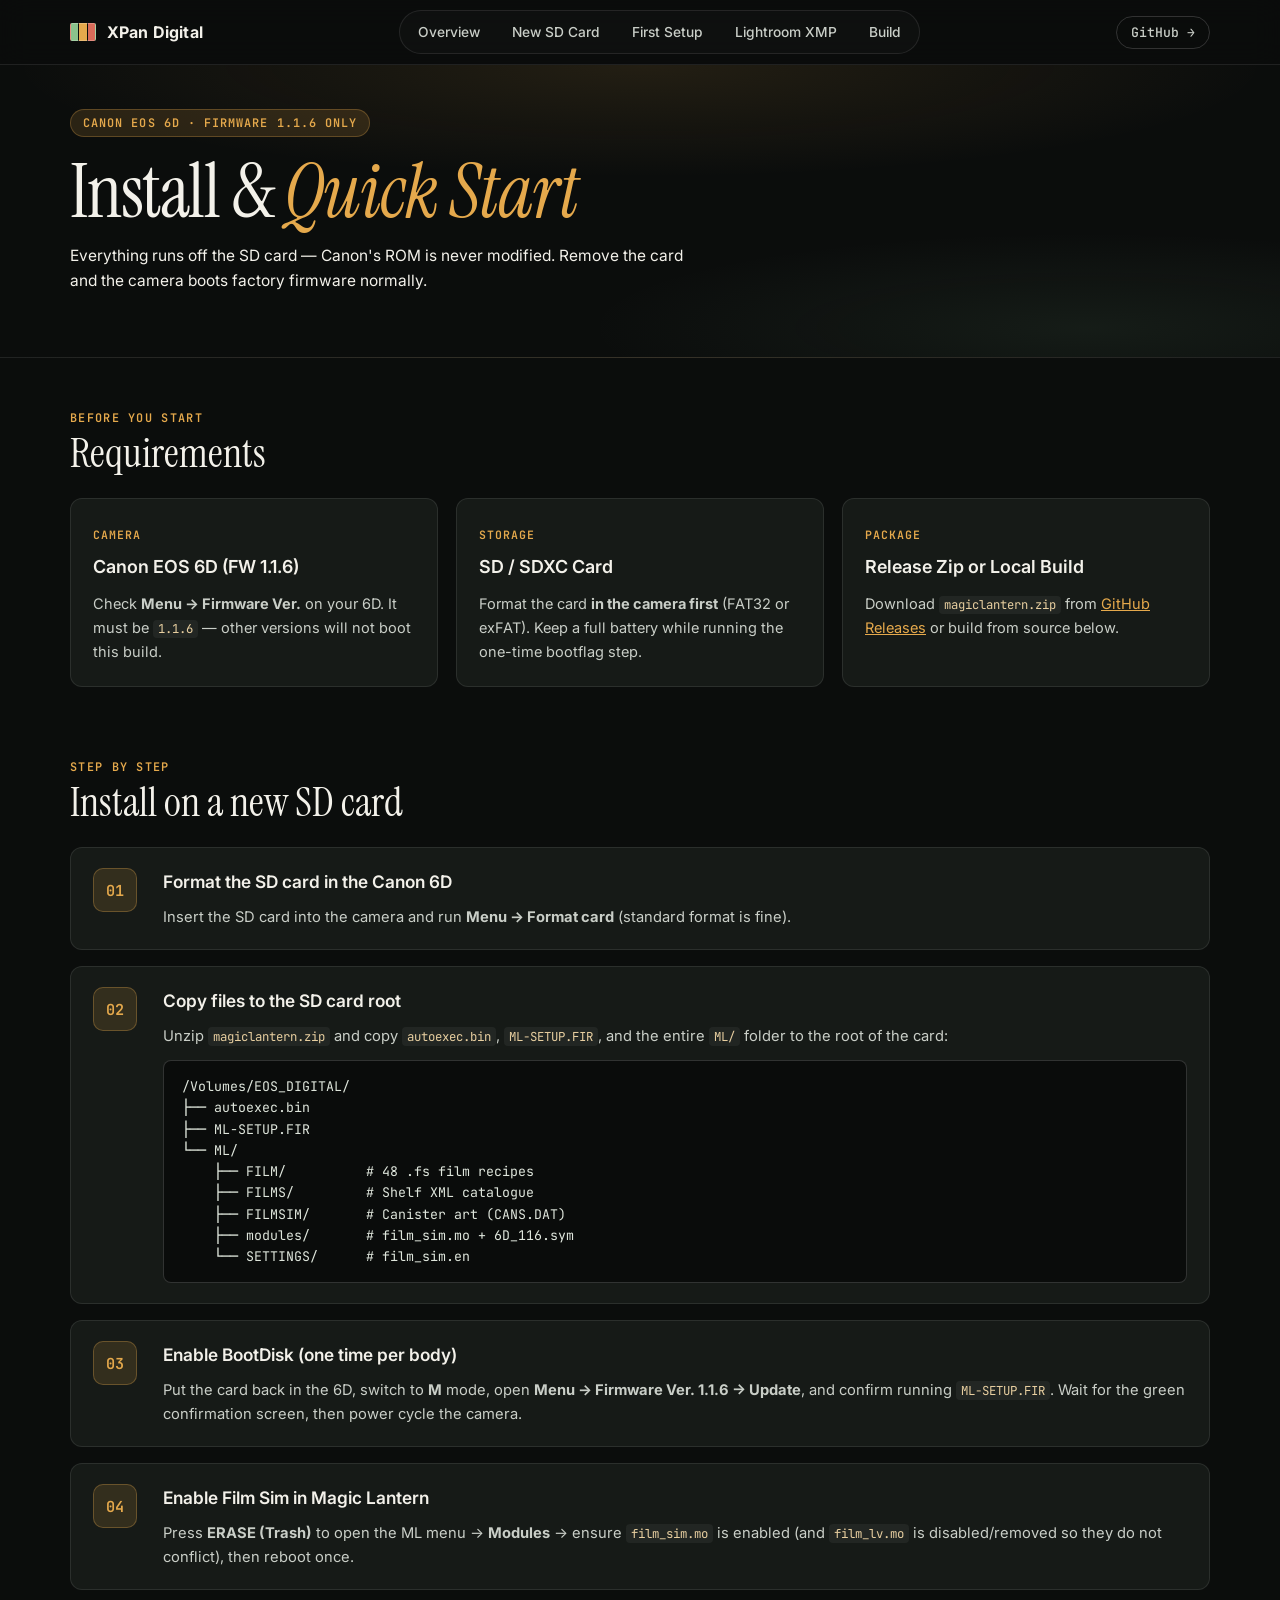
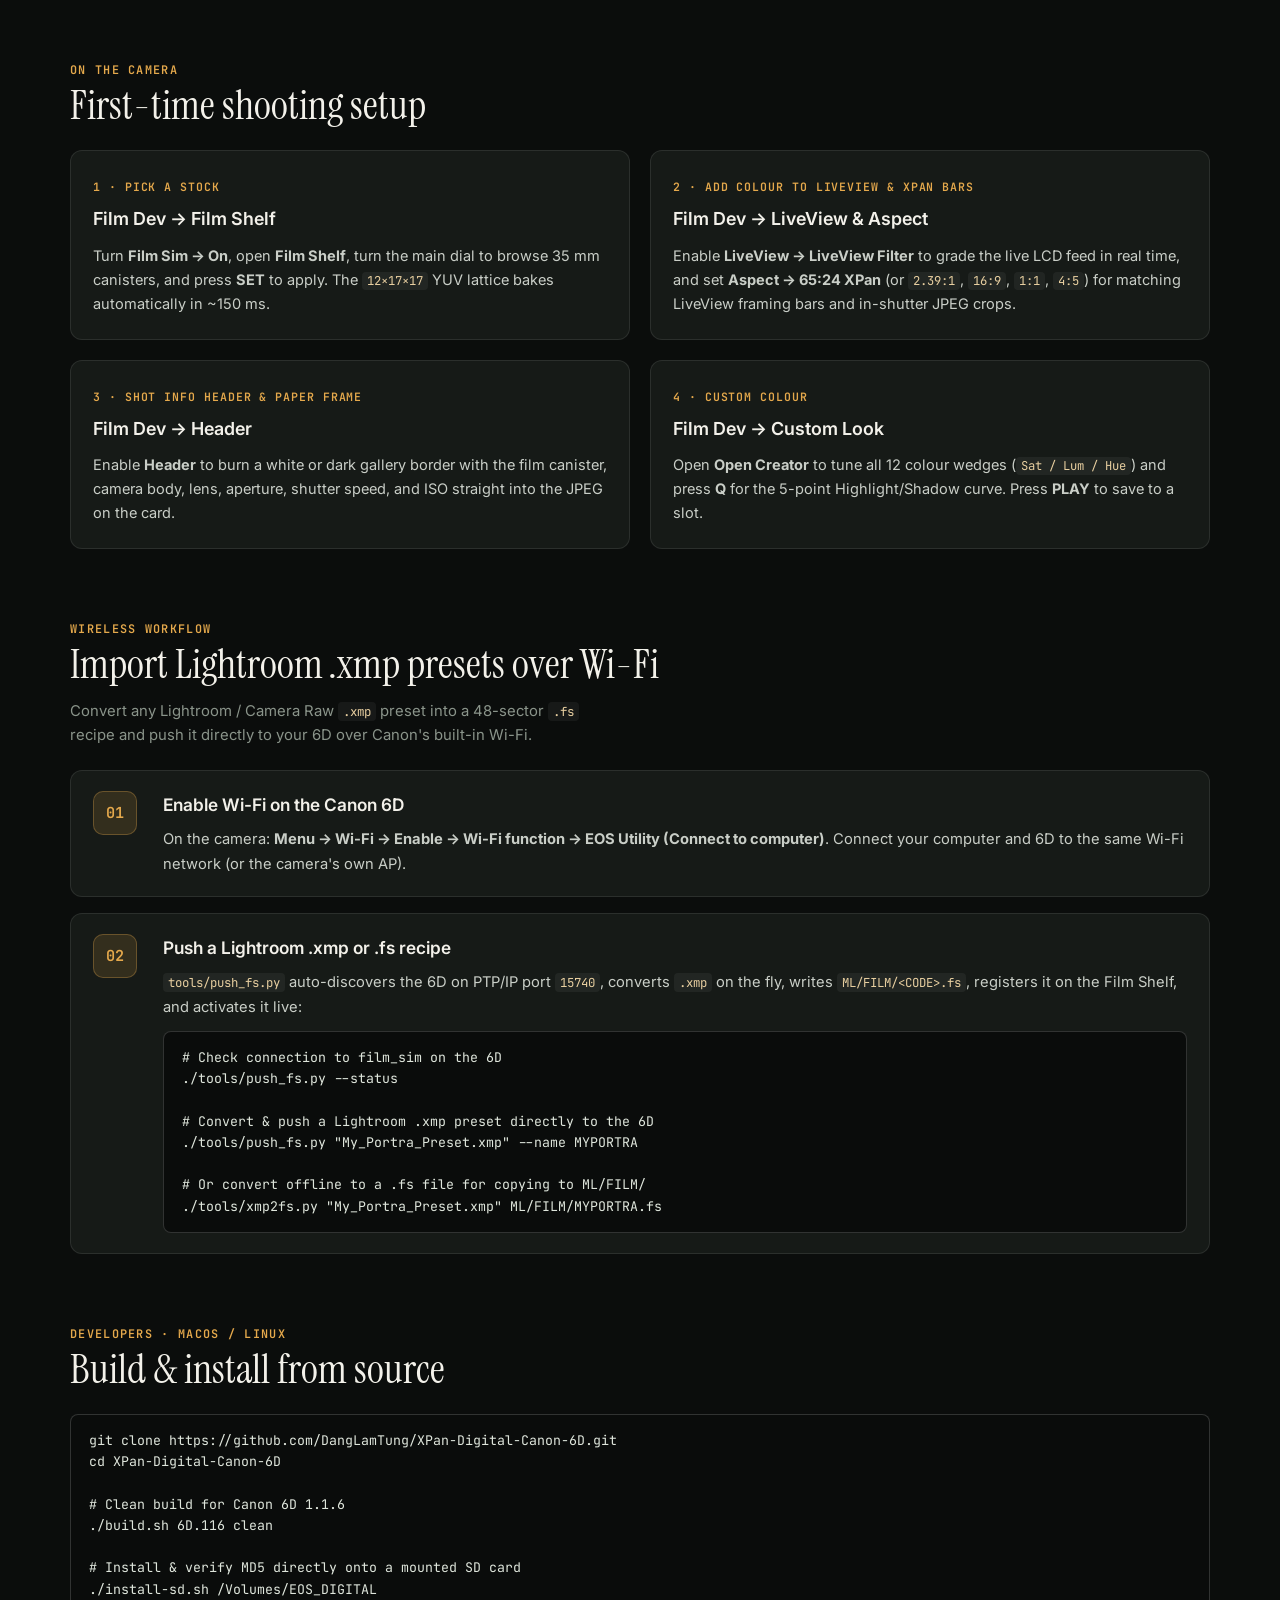
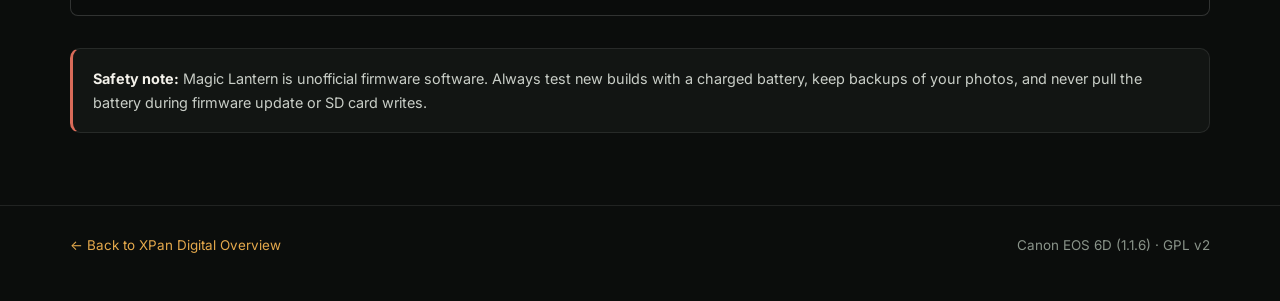
<file: docs/install.html>
<!doctype html>
<html lang="en">
<head>
<meta charset="utf-8">
<meta name="viewport" content="width=device-width,initial-scale=1">
<title>Install Guide — XPan Digital for Canon EOS 6D</title>
<meta name="description" content="Step-by-step installation guide for XPan Digital (Magic Lantern film_sim) on Canon EOS 6D firmware 1.1.6, plus Lightroom XMP Wi-Fi push.">
<link rel="preconnect" href="https://fonts.googleapis.com">
<link rel="preconnect" href="https://fonts.gstatic.com" crossorigin>
<link href="https://fonts.googleapis.com/css2?family=Instrument+Serif:ital@0;1&family=Inter:wght@400;500;600;700&family=JetBrains+Mono:wght@400;500;600&display=swap" rel="stylesheet">
<link rel="stylesheet" href="style.css">
</head>
<body>

<header>
  <div class="wrap top">
    <a class="identity" href="index.html"><span class="mark"></span>XPan Digital</a>
    <nav class="nav-links" aria-label="sections">
      <a href="index.html">Overview</a>
      <a href="#new-card">New SD Card</a>
      <a href="#setup">First Setup</a>
      <a href="#xmp-wifi">Lightroom XMP</a>
      <a href="#build">Build</a>
    </nav>
    <a class="gh-pill" href="https://github.com/DangLamTung/XPan-Digital-Canon-6D">GitHub →</a>
  </div>
</header>

<section class="hero" style="padding:44px 0 48px">
  <div class="wrap">
    <p class="eyebrow">Canon EOS 6D · Firmware 1.1.6 Only</p>
    <h1>Install &amp; <em>Quick Start</em></h1>
    <p class="summary" style="max-width:40rem;margin-top:14px">
      Everything runs off the SD card — Canon's ROM is never modified. Remove the
      card and the camera boots factory firmware normally.
    </p>
  </div>
</section>

<main class="wrap">
  <!-- ── Requirements ─────────────────────────────────────── -->
  <section id="requirements">
    <div class="section-head">
      <div>
        <p class="section-kicker">Before You Start</p>
        <h2>Requirements</h2>
      </div>
    </div>
    <div class="arch-grid">
      <article class="arch-card">
        <span class="tag">Camera</span>
        <h3>Canon EOS 6D (FW 1.1.6)</h3>
        <p>Check <b>Menu → Firmware Ver.</b> on your 6D. It must be <code>1.1.6</code> — other versions will not boot this build.</p>
      </article>
      <article class="arch-card">
        <span class="tag">Storage</span>
        <h3>SD / SDXC Card</h3>
        <p>Format the card <b>in the camera first</b> (FAT32 or exFAT). Keep a full battery while running the one-time bootflag step.</p>
      </article>
      <article class="arch-card">
        <span class="tag">Package</span>
        <h3>Release Zip or Local Build</h3>
        <p>Download <code>magiclantern.zip</code> from <a href="https://github.com/DangLamTung/XPan-Digital-Canon-6D/releases" style="color:var(--amber);text-decoration:underline">GitHub Releases</a> or build from source below.</p>
      </article>
    </div>
  </section>

  <!-- ── Step-by-Step New Card ────────────────────────────── -->
  <section id="new-card">
    <div class="section-head">
      <div>
        <p class="section-kicker">Step by Step</p>
        <h2>Install on a new SD card</h2>
      </div>
    </div>

    <div class="step-list">
      <div class="step-card">
        <div class="step-num">01</div>
        <div>
          <h3>Format the SD card in the Canon 6D</h3>
          <p>Insert the SD card into the camera and run <b>Menu → Format card</b> (standard format is fine).</p>
        </div>
      </div>

      <div class="step-card">
        <div class="step-num">02</div>
        <div>
          <h3>Copy files to the SD card root</h3>
          <p>Unzip <code>magiclantern.zip</code> and copy <code>autoexec.bin</code>, <code>ML-SETUP.FIR</code>, and the entire <code>ML/</code> folder to the root of the card:</p>
          <pre class="code-block">/Volumes/EOS_DIGITAL/
├── autoexec.bin
├── ML-SETUP.FIR
└── ML/
    ├── FILM/          # 48 .fs film recipes
    ├── FILMS/         # Shelf XML catalogue
    ├── FILMSIM/       # Canister art (CANS.DAT)
    ├── modules/       # film_sim.mo + 6D_116.sym
    └── SETTINGS/      # film_sim.en</pre>
        </div>
      </div>

      <div class="step-card">
        <div class="step-num">03</div>
        <div>
          <h3>Enable BootDisk (one time per body)</h3>
          <p>Put the card back in the 6D, switch to <b>M</b> mode, open <b>Menu → Firmware Ver. 1.1.6 → Update</b>, and confirm running <code>ML-SETUP.FIR</code>. Wait for the green confirmation screen, then power cycle the camera.</p>
        </div>
      </div>

      <div class="step-card">
        <div class="step-num">04</div>
        <div>
          <h3>Enable Film Sim in Magic Lantern</h3>
          <p>Press <b>ERASE (Trash)</b> to open the ML menu → <b>Modules</b> → ensure <code>film_sim.mo</code> is enabled (and <code>film_lv.mo</code> is disabled/removed so they do not conflict), then reboot once.</p>
        </div>
      </div>
    </div>
  </section>

  <!-- ── First-Time Camera Setup ──────────────────────────── -->
  <section id="setup">
    <div class="section-head">
      <div>
        <p class="section-kicker">On The Camera</p>
        <h2>First-time shooting setup</h2>
      </div>
    </div>

    <div class="two-col">
      <article class="arch-card">
        <span class="tag">1 · Pick a Stock</span>
        <h3>Film Dev → Film Shelf</h3>
        <p>Turn <b>Film Sim → On</b>, open <b>Film Shelf</b>, turn the main dial to browse 35 mm canisters, and press <b>SET</b> to apply. The <code>12×17×17</code> YUV lattice bakes automatically in ~150 ms.</p>
      </article>

      <article class="arch-card">
        <span class="tag">2 · Add Colour to LiveView &amp; XPan Bars</span>
        <h3>Film Dev → LiveView &amp; Aspect</h3>
        <p>Enable <b>LiveView → LiveView Filter</b> to grade the live LCD feed in real time, and set <b>Aspect → 65:24 XPan</b> (or <code>2.39:1</code>, <code>16:9</code>, <code>1:1</code>, <code>4:5</code>) for matching LiveView framing bars and in-shutter JPEG crops.</p>
      </article>

      <article class="arch-card">
        <span class="tag">3 · Shot Info Header &amp; Paper Frame</span>
        <h3>Film Dev → Header</h3>
        <p>Enable <b>Header</b> to burn a white or dark gallery border with the film canister, camera body, lens, aperture, shutter speed, and ISO straight into the JPEG on the card.</p>
      </article>

      <article class="arch-card">
        <span class="tag">4 · Custom Colour</span>
        <h3>Film Dev → Custom Look</h3>
        <p>Open <b>Open Creator</b> to tune all 12 colour wedges (<code>Sat / Lum / Hue</code>) and press <b>Q</b> for the 5-point Highlight/Shadow curve. Press <b>PLAY</b> to save to a slot.</p>
      </article>
    </div>
  </section>

  <!-- ── Lightroom XMP & Wi-Fi Push ───────────────────────── -->
  <section id="xmp-wifi">
    <div class="section-head">
      <div>
        <p class="section-kicker">Wireless Workflow</p>
        <h2>Import Lightroom .xmp presets over Wi-Fi</h2>
      </div>
      <p class="section-sub">
        Convert any Lightroom / Camera Raw <code>.xmp</code> preset into a 48-sector
        <code>.fs</code> recipe and push it directly to your 6D over Canon's built-in Wi-Fi.
      </p>
    </div>

    <div class="step-list">
      <div class="step-card">
        <div class="step-num">01</div>
        <div>
          <h3>Enable Wi-Fi on the Canon 6D</h3>
          <p>On the camera: <b>Menu → Wi-Fi → Enable → Wi-Fi function → EOS Utility (Connect to computer)</b>. Connect your computer and 6D to the same Wi-Fi network (or the camera's own AP).</p>
        </div>
      </div>

      <div class="step-card">
        <div class="step-num">02</div>
        <div>
          <h3>Push a Lightroom .xmp or .fs recipe</h3>
          <p><code>tools/push_fs.py</code> auto-discovers the 6D on PTP/IP port <code>15740</code>, converts <code>.xmp</code> on the fly, writes <code>ML/FILM/&lt;CODE&gt;.fs</code>, registers it on the Film Shelf, and activates it live:</p>
          <pre class="code-block"># Check connection to film_sim on the 6D
./tools/push_fs.py --status

# Convert &amp; push a Lightroom .xmp preset directly to the 6D
./tools/push_fs.py "My_Portra_Preset.xmp" --name MYPORTRA

# Or convert offline to a .fs file for copying to ML/FILM/
./tools/xmp2fs.py "My_Portra_Preset.xmp" ML/FILM/MYPORTRA.fs</pre>
        </div>
      </div>
    </div>
  </section>

  <!-- ── Build From Source ────────────────────────────────── -->
  <section id="build">
    <div class="section-head">
      <div>
        <p class="section-kicker">Developers · macOS / Linux</p>
        <h2>Build &amp; install from source</h2>
      </div>
    </div>
    <pre class="code-block">git clone https://github.com/DangLamTung/XPan-Digital-Canon-6D.git
cd XPan-Digital-Canon-6D

# Clean build for Canon 6D 1.1.6
./build.sh 6D.116 clean

# Install &amp; verify MD5 directly onto a mounted SD card
./install-sd.sh /Volumes/EOS_DIGITAL</pre>

    <div class="note-box">
      <b>Safety note:</b> Magic Lantern is unofficial firmware software. Always test
      new builds with a charged battery, keep backups of your photos, and never pull
      the battery during firmware update or SD card writes.
    </div>
  </section>
</main>

<footer>
  <div class="wrap foot-inner">
    <span><a href="index.html" style="color:var(--amber)">← Back to XPan Digital Overview</a></span>
    <span>Canon EOS 6D (1.1.6) · GPL v2</span>
  </div>
</footer>

</body>
</html>
</file>
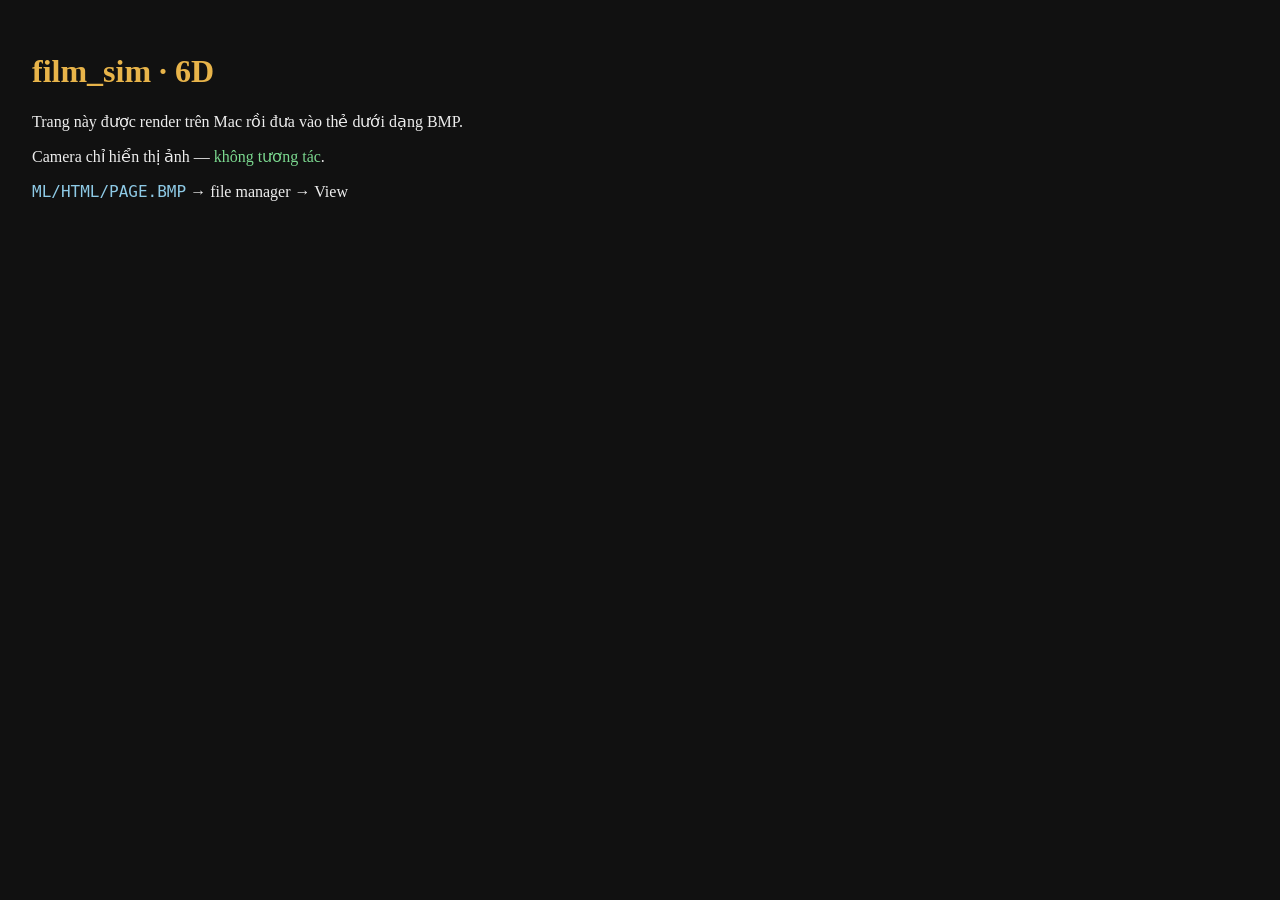
<file: docs/html/sample.html>
<!doctype html><meta charset=utf-8>
<style>body{background:#111;color:#eee;font:16px -apple-system;padding:24px}
h1{color:#e8b44a} code{color:#8ecae6} .ok{color:#7bd88f}</style>
<h1>film_sim · 6D</h1>
<p>Trang này được render trên Mac rồi đưa vào thẻ dưới dạng BMP.</p>
<p>Camera chỉ hiển thị ảnh — <span class=ok>không tương tác</span>.</p>
<p><code>ML/HTML/PAGE.BMP</code> → file manager → View</p>
</file>
<file: docs/style.css>
:root {
  color-scheme: dark;
  --bg: #0b0d0c;
  --bg-elev: #121513;
  --bg-card: #161a17;
  --bg-card-hover: #1b201c;
  --ink: #f3f1ea;
  --ink-soft: #c9cec7;
  --muted: #8a948a;
  --line: rgba(255, 255, 255, 0.09);
  --line-strong: rgba(255, 255, 255, 0.16);
  --amber: #e5a94c;
  --amber-soft: rgba(229, 169, 76, 0.14);
  --sage: #7fb38a;
  --sage-soft: rgba(127, 179, 138, 0.14);
  --coral: #d96b59;
  --cyan: #6fa8b8;
  --mono: "JetBrains Mono", ui-monospace, "SF Mono", Menlo, Consolas, monospace;
  --serif: "Instrument Serif", Georgia, "Times New Roman", serif;
  --sans: "Inter", -apple-system, BlinkMacSystemFont, "Segoe UI", sans-serif;
}

* { box-sizing: border-box; }

html { scroll-behavior: smooth; }

body {
  margin: 0;
  background: var(--bg);
  color: var(--ink);
  font: 15.5px/1.65 var(--sans);
  -webkit-font-smoothing: antialiased;
}

a { color: inherit; text-decoration: none; }
a:focus-visible, button:focus-visible {
  outline: 2px solid var(--amber);
  outline-offset: 3px;
}

.wrap {
  width: min(1140px, calc(100% - 6vw));
  margin-inline: auto;
}

/* ── Header ─────────────────────────────────────────────── */
header {
  position: sticky;
  top: 0;
  z-index: 40;
  background: rgba(11, 13, 12, 0.84);
  backdrop-filter: blur(14px);
  -webkit-backdrop-filter: blur(14px);
  border-bottom: 1px solid var(--line);
}

.top {
  display: flex;
  align-items: center;
  justify-content: space-between;
  gap: 16px;
  min-height: 64px;
}

.identity {
  display: flex;
  align-items: center;
  gap: 11px;
  font-weight: 700;
  font-size: 1rem;
  letter-spacing: 0.01em;
}

.mark {
  width: 26px;
  height: 18px;
  border-radius: 2px;
  border: 1px solid rgba(255,255,255,0.22);
  background: linear-gradient(
    90deg,
    #8bc28c 0 30%,
    transparent 30% 35%,
    #e5a94c 35% 65%,
    transparent 65% 70%,
    #d96b59 70% 100%
  );
}

.nav-links {
  display: flex;
  align-items: center;
  gap: 4px;
  padding: 4px;
  border: 1px solid var(--line);
  border-radius: 999px;
  background: rgba(255,255,255,0.02);
}

.nav-links a {
  padding: 6px 14px;
  border-radius: 999px;
  font-size: 0.86rem;
  font-weight: 500;
  color: var(--ink-soft);
  transition: background 0.15s, color 0.15s;
}

.nav-links a:hover {
  color: var(--ink);
  background: rgba(255,255,255,0.06);
}

.gh-pill {
  display: inline-flex;
  align-items: center;
  gap: 7px;
  padding: 7px 14px;
  border-radius: 999px;
  border: 1px solid var(--line-strong);
  font: 500 0.82rem var(--mono);
  color: var(--ink-soft);
  transition: border-color 0.15s, color 0.15s, background 0.15s;
}

.gh-pill:hover {
  border-color: var(--amber);
  color: var(--ink);
  background: var(--amber-soft);
}

/* ── Hero ───────────────────────────────────────────────── */
.hero {
  position: relative;
  overflow: hidden;
  padding: 56px 0 68px;
  background:
    radial-gradient(ellipse 70% 55% at 50% 0%, rgba(229, 169, 76, 0.11), transparent 70%),
    radial-gradient(ellipse 60% 50% at 85% 90%, rgba(127, 179, 138, 0.09), transparent 65%),
    var(--bg);
  border-bottom: 1px solid var(--line);
}

.hero-top {
  display: grid;
  grid-template-columns: 1.15fr 0.85fr;
  gap: 36px;
  align-items: end;
  margin-bottom: 34px;
}

.eyebrow {
  display: inline-flex;
  align-items: center;
  gap: 8px;
  padding: 5px 12px;
  border-radius: 999px;
  background: var(--amber-soft);
  border: 1px solid rgba(229, 169, 76, 0.28);
  font: 600 0.74rem var(--mono);
  letter-spacing: 0.09em;
  text-transform: uppercase;
  color: var(--amber);
  margin: 0 0 18px;
}

h1 {
  font-family: var(--serif);
  font-weight: 400;
  font-size: clamp(2.8rem, 6vw, 4.7rem);
  line-height: 0.98;
  letter-spacing: -0.02em;
  margin: 0;
  color: var(--ink);
}

h1 em {
  font-style: italic;
  color: var(--amber);
}

.hero-copy p.summary {
  margin: 0 0 22px;
  color: var(--ink-soft);
  font-size: 1rem;
  line-height: 1.72;
}

.hero-actions {
  display: flex;
  flex-wrap: wrap;
  gap: 10px;
}

.btn {
  display: inline-flex;
  align-items: center;
  gap: 8px;
  padding: 11px 18px;
  border-radius: 8px;
  font-size: 0.9rem;
  font-weight: 600;
  transition: transform 0.12s, background 0.15s, border-color 0.15s;
}

.btn-primary {
  background: var(--amber);
  color: #14110b;
  border: 1px solid var(--amber);
}

.btn-primary:hover {
  background: #f0b85f;
  transform: translateY(-1px);
}

.btn-ghost {
  background: rgba(255,255,255,0.04);
  color: var(--ink);
  border: 1px solid var(--line-strong);
}

.btn-ghost:hover {
  background: rgba(255,255,255,0.09);
  border-color: rgba(255,255,255,0.28);
}

/* ── 35mm Panoramic Film Strip Hero Frame ───────────────── */
.film-strip {
  background: #0d0f0e;
  border: 1px solid rgba(255, 255, 255, 0.13);
  border-radius: 10px;
  padding: 12px 16px;
  box-shadow:
    0 24px 70px rgba(0, 0, 0, 0.65),
    0 0 0 1px rgba(229, 169, 76, 0.08);
}

.sprockets {
  display: flex;
  align-items: center;
  justify-content: space-between;
  gap: 12px;
  margin: 2px 0;
}

.sprocket-bar {
  flex: 1;
  height: 10px;
  background: repeating-linear-gradient(
    90deg,
    rgba(243, 241, 234, 0.15) 0 14px,
    transparent 14px 28px
  );
  border-radius: 2px;
}

.edge-code {
  font: 600 0.7rem var(--mono);
  letter-spacing: 0.12em;
  color: var(--amber);
  opacity: 0.85;
  white-space: nowrap;
}

.film-frame {
  position: relative;
  margin: 10px 0;
  border-radius: 3px;
  overflow: hidden;
  background: #000;
  cursor: zoom-in;
}

.film-frame img {
  display: block;
  width: 100%;
  height: auto;
  transition: transform 0.35s ease;
}

.film-frame:hover img {
  transform: scale(1.012);
}

.film-meta {
  display: flex;
  flex-wrap: wrap;
  justify-content: space-between;
  gap: 8px 20px;
  margin-top: 10px;
  font: 500 0.78rem var(--mono);
  color: var(--muted);
}

.film-meta b { color: var(--ink-soft); font-weight: 600; }

/* ── Spec Strip ─────────────────────────────────────────── */
.stats-grid {
  display: grid;
  grid-template-columns: repeat(4, 1fr);
  gap: 14px;
  margin-top: 26px;
}

.stat-card {
  background: var(--bg-card);
  border: 1px solid var(--line);
  border-radius: 10px;
  padding: 16px 18px;
}

.stat-val {
  font: 600 1.35rem var(--mono);
  color: var(--ink);
  letter-spacing: -0.02em;
}

.stat-val span { color: var(--amber); }

.stat-lbl {
  margin-top: 4px;
  font-size: 0.82rem;
  color: var(--muted);
}

/* ── Sections ───────────────────────────────────────────── */
main { padding: 52px 0 72px; }

.section-head {
  display: flex;
  align-items: flex-end;
  justify-content: space-between;
  flex-wrap: wrap;
  gap: 12px 24px;
  margin-bottom: 22px;
}

.section-kicker {
  font: 600 0.74rem var(--mono);
  letter-spacing: 0.11em;
  text-transform: uppercase;
  color: var(--amber);
  margin: 0 0 6px;
}

.section-head h2 {
  font-family: var(--serif);
  font-weight: 400;
  font-size: clamp(1.9rem, 3.2vw, 2.55rem);
  line-height: 1.08;
  margin: 0;
}

.section-sub {
  margin: 0;
  max-width: 34rem;
  color: var(--muted);
  font-size: 0.93rem;
}

section + section { margin-top: 72px; }

/* ── Gallery Cards ──────────────────────────────────────── */
.gallery-stack {
  display: grid;
  gap: 20px;
}

.photo-card {
  margin: 0;
  background: var(--bg-card);
  border: 1px solid var(--line);
  border-radius: 12px;
  overflow: hidden;
  transition: border-color 0.2s;
}

.photo-card:hover { border-color: var(--line-strong); }

.photo-card img {
  display: block;
  width: 100%;
  height: auto;
  cursor: zoom-in;
}

.photo-cap {
  display: flex;
  flex-wrap: wrap;
  justify-content: space-between;
  align-items: center;
  gap: 8px 16px;
  padding: 13px 18px;
  border-top: 1px solid var(--line);
  font-size: 0.86rem;
  color: var(--ink-soft);
}

.photo-cap code {
  font: 500 0.78rem var(--mono);
  color: var(--amber);
  background: var(--amber-soft);
  padding: 2px 8px;
  border-radius: 4px;
}

.two-col {
  display: grid;
  grid-template-columns: 1fr 1fr;
  gap: 20px;
}

.three-col {
  display: grid;
  grid-template-columns: repeat(3, 1fr);
  gap: 18px;
}

.highlight-card {
  background: linear-gradient(180deg, rgba(255, 255, 255, 0.035) 0%, var(--bg-card) 100%);
  border: 1px solid var(--line-strong);
  border-radius: 12px;
  padding: 22px;
  transition: border-color 0.2s, transform 0.15s;
}

.highlight-card:hover {
  border-color: rgba(229, 169, 76, 0.45);
  transform: translateY(-2px);
}

.highlight-card h3 {
  margin: 12px 0 10px;
  font-size: 1.15rem;
  font-weight: 600;
  color: var(--ink);
}

.highlight-card p {
  margin: 0 0 10px;
  font-size: 0.91rem;
  color: var(--ink-soft);
  line-height: 1.66;
}

.highlight-card p:last-child { margin-bottom: 0; }

.pill-tag {
  display: inline-block;
  padding: 3px 9px;
  border-radius: 999px;
  font: 600 0.7rem var(--mono);
  letter-spacing: 0.07em;
  text-transform: uppercase;
}

.tag-sage  { background: var(--sage-soft); color: #9cd4a7; border: 1px solid rgba(127, 179, 138, 0.3); }
.tag-amber { background: var(--amber-soft); color: var(--amber); border: 1px solid rgba(229, 169, 76, 0.3); }
.tag-cyan  { background: rgba(111, 168, 184, 0.15); color: #92cde0; border: 1px solid rgba(111, 168, 184, 0.3); }
.tag-coral { background: rgba(217, 107, 89, 0.15); color: #ef9c8e; border: 1px solid rgba(217, 107, 89, 0.3); }

/* ── Evaluation Explainer ───────────────────────────────── */
.eval-grid {
  display: grid;
  grid-template-columns: 1.05fr 0.95fr;
  gap: 16px;
  margin-bottom: 20px;
}

.eval-box {
  background: var(--bg-elev);
  border: 1px solid var(--line);
  border-radius: 10px;
  padding: 16px 18px;
}

.eval-box h4 {
  margin: 0 0 8px;
  font-size: 0.92rem;
  font-weight: 600;
  color: var(--ink);
}

.eval-box p {
  margin: 0;
  font-size: 0.87rem;
  color: var(--ink-soft);
  line-height: 1.62;
}

.domain-pills {
  display: flex;
  flex-wrap: wrap;
  gap: 7px;
  margin-top: 8px;
}

.domain-pills span {
  padding: 4px 10px;
  border-radius: 6px;
  background: rgba(255, 255, 255, 0.04);
  border: 1px solid var(--line);
  font-size: 0.79rem;
  color: var(--ink-soft);
}

.domain-pills i {
  font-style: normal;
  color: var(--muted);
  font-size: 0.74rem;
}

@media (max-width: 900px) {
  .eval-grid { grid-template-columns: 1fr; }
}

/* ── Install Guide Steps & Code Blocks ──────────────────── */
.step-list {
  display: grid;
  gap: 16px;
}

.step-card {
  display: grid;
  grid-template-columns: 52px 1fr;
  gap: 18px;
  align-items: start;
  background: var(--bg-card);
  border: 1px solid var(--line);
  border-radius: 12px;
  padding: 20px 22px;
}

.step-num {
  display: flex;
  align-items: center;
  justify-content: center;
  width: 44px;
  height: 44px;
  border-radius: 10px;
  background: var(--amber-soft);
  border: 1px solid rgba(229, 169, 76, 0.3);
  font: 600 0.95rem var(--mono);
  color: var(--amber);
}

.step-card h3 {
  margin: 0 0 8px;
  font-size: 1.08rem;
  font-weight: 600;
  color: var(--ink);
}

.step-card p {
  margin: 0 0 10px;
  font-size: 0.92rem;
  color: var(--ink-soft);
}

.step-card p:last-child { margin-bottom: 0; }

.code-block {
  margin: 12px 0 0;
  padding: 15px 18px;
  border-radius: 8px;
  background: #0a0c0b;
  border: 1px solid var(--line-strong);
  font: 400 0.83rem/1.6 var(--mono);
  color: #dfe6dc;
  overflow-x: auto;
}

/* ── Camera LCD Bezel Showcase ──────────────────────────── */
.lcd-card {
  margin: 0;
  background: linear-gradient(180deg, #1b1f1c 0%, #121513 100%);
  border: 1px solid var(--line-strong);
  border-radius: 14px;
  padding: 14px;
  box-shadow: 0 18px 40px rgba(0, 0, 0, 0.45);
}

.lcd-bezel {
  border-radius: 6px;
  overflow: hidden;
  border: 2px solid #060706;
  background: #000;
}

.lcd-bezel img {
  display: block;
  width: 100%;
  height: auto;
  cursor: zoom-in;
}

.lcd-cap {
  display: flex;
  justify-content: space-between;
  align-items: center;
  gap: 10px;
  padding: 12px 4px 2px;
  font-size: 0.85rem;
  color: var(--ink-soft);
}

.lcd-cap span {
  font: 600 0.74rem var(--mono);
  color: var(--sage);
  letter-spacing: 0.06em;
  text-transform: uppercase;
}

/* ── Interactive Catalogue ──────────────────────────────── */
.filter-bar {
  display: flex;
  flex-wrap: wrap;
  gap: 8px;
  margin-bottom: 18px;
}

.filter-btn {
  appearance: none;
  cursor: pointer;
  padding: 7px 15px;
  border-radius: 999px;
  border: 1px solid var(--line-strong);
  background: var(--bg-card);
  color: var(--ink-soft);
  font: 600 0.84rem var(--sans);
  transition: background 0.15s, color 0.15s, border-color 0.15s;
}

.filter-btn span {
  margin-left: 5px;
  font: 500 0.76rem var(--mono);
  opacity: 0.72;
}

.filter-btn:hover {
  border-color: var(--amber);
  color: var(--ink);
}

.filter-btn.active {
  background: var(--amber);
  border-color: var(--amber);
  color: #14110b;
}

.table-wrap {
  background: var(--bg-card);
  border: 1px solid var(--line);
  border-radius: 12px;
  overflow: hidden;
}

table {
  width: 100%;
  border-collapse: collapse;
}

thead th {
  padding: 13px 16px;
  text-align: left;
  font: 600 0.74rem var(--mono);
  letter-spacing: 0.08em;
  text-transform: uppercase;
  color: var(--muted);
  background: rgba(255, 255, 255, 0.025);
  border-bottom: 1px solid var(--line);
}

tbody tr {
  border-bottom: 1px solid var(--line);
  transition: background 0.12s;
}

tbody tr:last-child { border-bottom: 0; }
tbody tr:hover { background: var(--bg-card-hover); }
tbody tr.hidden { display: none; }

tbody th, tbody td {
  padding: 12px 16px;
  text-align: left;
  vertical-align: middle;
}

.stock-name {
  font-weight: 600;
  color: var(--ink);
  font-size: 0.95rem;
}

.brand-tag {
  display: inline-block;
  margin-left: 8px;
  padding: 1px 7px;
  border-radius: 4px;
  font: 600 0.68rem var(--mono);
  letter-spacing: 0.05em;
  text-transform: uppercase;
  vertical-align: middle;
}

.b-kodak { background: rgba(229, 169, 76, 0.16); color: #f0be6c; }
.b-fuji  { background: rgba(127, 179, 138, 0.16); color: #9ad1a5; }
.b-cine  { background: rgba(111, 168, 184, 0.18); color: #8ec9d9; }
.b-ilford{ background: rgba(217, 107, 89, 0.16); color: #ec9283; }
.b-xtrans{ background: rgba(111, 168, 184, 0.16); color: #92cde0; }

.stock-file {
  font: 500 0.8rem var(--mono);
  color: var(--muted);
}

tr[data-fuji] { cursor: pointer; }
tr[data-fuji].active-row {
  background: rgba(229, 169, 76, 0.09);
}
tr[data-fuji].active-row .stock-name { color: var(--amber); }

.num {
  font: 500 0.9rem var(--mono);
  font-variant-numeric: tabular-nums;
  color: var(--ink-soft);
}

.num b { color: var(--ink); font-weight: 700; }

.bar-cell { width: 22%; }
.bar-track {
  height: 7px;
  border-radius: 999px;
  background: rgba(255, 255, 255, 0.07);
  overflow: hidden;
}
.bar-fill {
  height: 100%;
  border-radius: 999px;
  background: linear-gradient(90deg, var(--sage), var(--amber));
}
.bar-fill.great { background: var(--sage); }
.bar-fill.high  { background: var(--coral); }

/* ── Technical Architecture Cards ───────────────────────── */
.arch-grid {
  display: grid;
  grid-template-columns: repeat(3, 1fr);
  gap: 18px;
}

.arch-card {
  background: var(--bg-card);
  border: 1px solid var(--line);
  border-radius: 12px;
  padding: 22px;
}

.arch-card .tag {
  display: inline-block;
  font: 600 0.72rem var(--mono);
  color: var(--amber);
  letter-spacing: 0.08em;
  text-transform: uppercase;
  margin-bottom: 10px;
}

.arch-card h3 {
  margin: 0 0 10px;
  font-size: 1.12rem;
  font-weight: 600;
  color: var(--ink);
}

.arch-card p {
  margin: 0 0 10px;
  font-size: 0.91rem;
  color: var(--ink-soft);
  line-height: 1.66;
}

.arch-card p:last-child { margin-bottom: 0; }

code {
  font-family: var(--mono);
  font-size: 0.84em;
  color: #e8cfa0;
  background: rgba(255, 255, 255, 0.05);
  padding: 1px 5px;
  border-radius: 4px;
}

.research-list {
  display: grid;
  grid-template-columns: repeat(3, 1fr);
  gap: 18px;
  margin-top: 18px;
}

.note-box {
  margin-top: 32px;
  background: var(--bg-elev);
  border: 1px solid var(--line);
  border-left: 3px solid var(--coral);
  border-radius: 10px;
  padding: 18px 20px;
  color: var(--ink-soft);
  font-size: 0.9rem;
}

.note-box b { color: var(--ink); }

.chart-card {
  margin-top: 20px;
  background: #f5f7f3;
  border-radius: 12px;
  padding: 14px;
  border: 1px solid var(--line-strong);
}

.chart-card img {
  display: block;
  width: 100%;
  height: auto;
  border-radius: 6px;
}

/* ── Footer ─────────────────────────────────────────────── */
footer {
  border-top: 1px solid var(--line);
  padding: 28px 0 44px;
  color: var(--muted);
  font-size: 0.84rem;
}

.foot-inner {
  display: flex;
  flex-wrap: wrap;
  justify-content: space-between;
  gap: 12px 24px;
}

/* ── Lightbox ───────────────────────────────────────────── */
.lightbox {
  position: fixed;
  inset: 0;
  z-index: 100;
  display: none;
  align-items: center;
  justify-content: center;
  padding: 24px;
  background: rgba(6, 7, 6, 0.92);
  backdrop-filter: blur(8px);
  cursor: zoom-out;
}

.lightbox.open { display: flex; }

.lightbox img {
  max-width: 96vw;
  max-height: 92vh;
  border-radius: 6px;
  box-shadow: 0 24px 80px rgba(0, 0, 0, 0.85);
}

/* ── Responsive ─────────────────────────────────────────── */
@media (max-width: 900px) {
  .hero-top, .two-col, .three-col, .arch-grid, .research-list { grid-template-columns: 1fr; }
  .stats-grid { grid-template-columns: repeat(2, 1fr); }
}

@media (max-width: 640px) {
  .top { flex-wrap: wrap; padding: 10px 0; }
  .gh-pill { display: none; }
  .nav-links { width: 100%; justify-content: space-between; }
  .nav-links a { flex: 1; text-align: center; padding: 6px 8px; font-size: 0.8rem; }
  .bar-cell { display: none; }
  .hero { padding: 34px 0 44px; }
}
</file>
